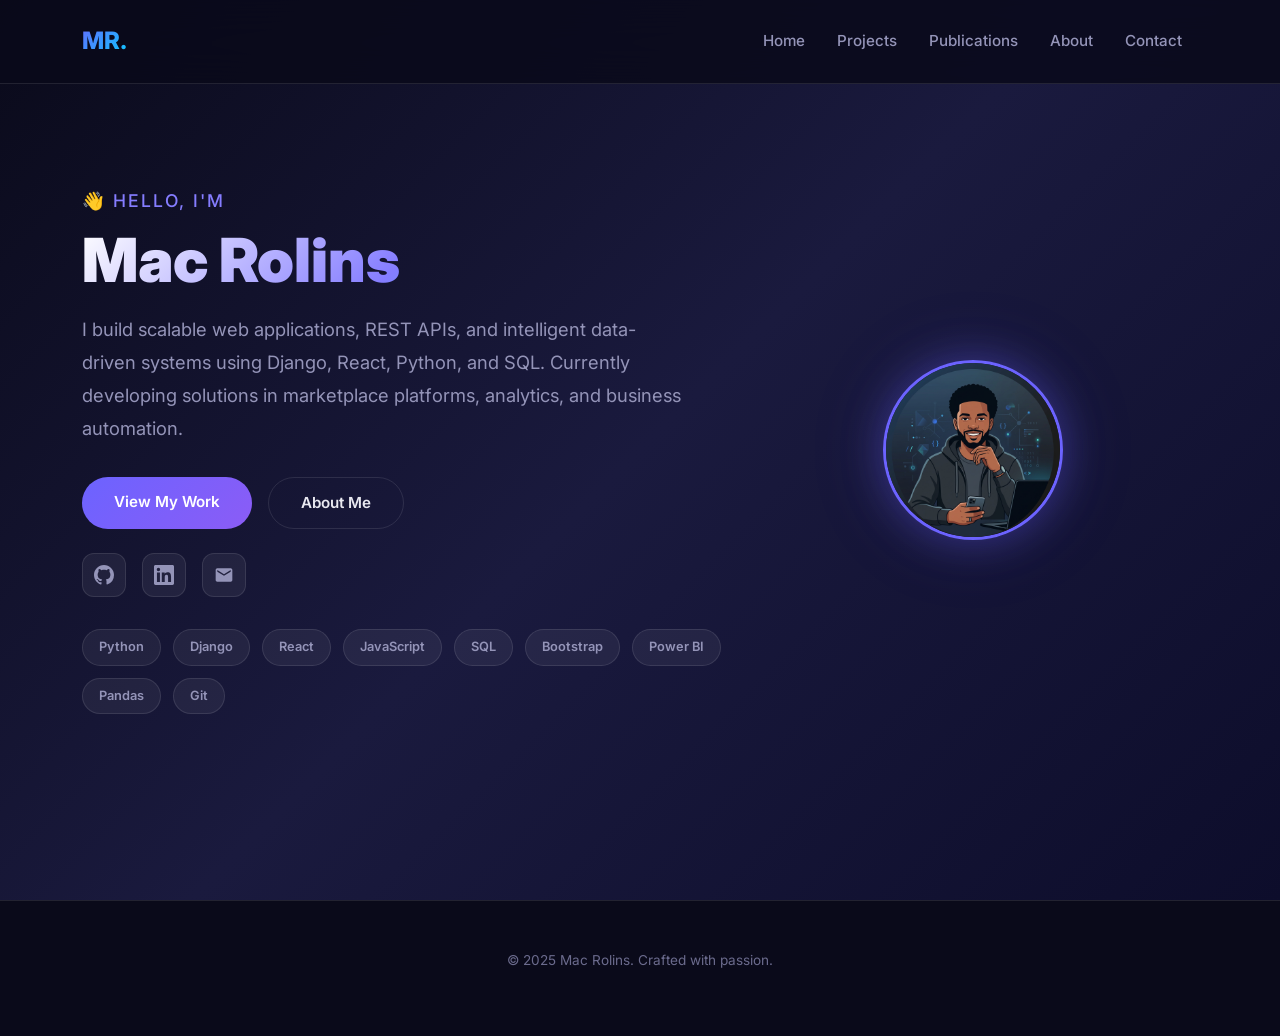
<file: index.html>
<!DOCTYPE html>
<html lang="en">

<head>
  <meta charset="UTF-8">
  <meta name="viewport" content="width=device-width, initial-scale=1">
  <meta name="description"
    content="Mac Rolins — Full-stack developer & data enthusiast building scalable web applications, REST APIs, and data-driven systems.">
  <title>Mac Rolins | Portfolio</title>
  <link href="https://cdn.jsdelivr.net/npm/bootstrap@5.3.0/dist/css/bootstrap.min.css" rel="stylesheet">
  <link rel="stylesheet" href="style.css">
</head>

<body>
  <div class="bg-grid"></div>

  <div id="navbar"></div>
  <script>
    fetch("assets/navbar.html").then(r => r.text()).then(d => document.getElementById("navbar").innerHTML = d);
  </script>

  <!-- HERO -->
  <section class="hero-section">
    <div class="container">
      <div class="row align-items-center">
        <div class="col-lg-7 text-center text-lg-start">
          <p class="hero-greeting fade-up">👋 Hello, I'm</p>
          <h1 class="hero-name fade-up fade-up-delay-1">Mac Rolins</h1>
          <p class="hero-tagline fade-up fade-up-delay-2">
            I build scalable web applications, REST APIs, and intelligent data-driven systems using Django, React,
            Python, and SQL. Currently developing solutions in marketplace platforms, analytics, and business
            automation.
          </p>
          <div class="hero-btns fade-up fade-up-delay-3">
            <a href="projects.html" class="btn-glow"><span>View My Work</span></a>
            <a href="about.html" class="btn-outline-glow">About Me</a>
          </div>
          <!-- Social Icons -->
          <div class="social-icons fade-up fade-up-delay-4">
            <a href="https://github.com/mcrolins" target="_blank" class="social-icon" title="GitHub">
              <svg viewBox="0 0 24 24">
                <path
                  d="M12 0C5.37 0 0 5.37 0 12c0 5.31 3.435 9.795 8.205 11.385.6.105.825-.255.825-.57 0-.285-.015-1.23-.015-2.235-3.015.555-3.795-.735-4.035-1.41-.135-.345-.72-1.41-1.23-1.695-.42-.225-1.02-.78-.015-.795.945-.015 1.62.87 1.845 1.23 1.08 1.815 2.805 1.305 3.495.99.105-.78.42-1.305.765-1.605-2.67-.3-5.46-1.335-5.46-5.925 0-1.305.465-2.385 1.23-3.225-.12-.3-.54-1.53.12-3.18 0 0 1.005-.315 3.3 1.23.96-.27 1.98-.405 3-.405s2.04.135 3 .405c2.295-1.56 3.3-1.23 3.3-1.23.66 1.65.24 2.88.12 3.18.765.84 1.23 1.905 1.23 3.225 0 4.605-2.805 5.625-5.475 5.925.435.375.81 1.095.81 2.22 0 1.605-.015 2.895-.015 3.3 0 .315.225.69.825.57A12.02 12.02 0 0024 12c0-6.63-5.37-12-12-12z" />
              </svg>
            </a>
            <a href="https://www.linkedin.com/in/mac-rolins-205871368/" target="_blank" class="social-icon"
              title="LinkedIn">
              <svg viewBox="0 0 24 24">
                <path
                  d="M20.447 20.452h-3.554v-5.569c0-1.328-.027-3.037-1.852-3.037-1.853 0-2.136 1.445-2.136 2.939v5.667H9.351V9h3.414v1.561h.046c.477-.9 1.637-1.85 3.37-1.85 3.601 0 4.267 2.37 4.267 5.455v6.286zM5.337 7.433a2.062 2.062 0 01-2.063-2.065 2.064 2.064 0 112.063 2.065zm1.782 13.019H3.555V9h3.564v11.452zM22.225 0H1.771C.792 0 0 .774 0 1.729v20.542C0 23.227.792 24 1.771 24h20.451C23.2 24 24 23.227 24 22.271V1.729C24 .774 23.2 0 22.222 0h.003z" />
              </svg>
            </a>
            <a href="mailto:rolinsmac21@gmail.com" class="social-icon" title="Email">
              <svg viewBox="0 0 24 24">
                <path
                  d="M20 4H4c-1.1 0-2 .9-2 2v12c0 1.1.9 2 2 2h16c1.1 0 2-.9 2-2V6c0-1.1-.9-2-2-2zm0 4l-8 5-8-5V6l8 5 8-5v2z" />
              </svg>
            </a>
          </div>
          <!-- Tech Badges -->
          <div class="tech-badges fade-up fade-up-delay-4">
            <span class="tech-badge">Python</span>
            <span class="tech-badge">Django</span>
            <span class="tech-badge">React</span>
            <span class="tech-badge">JavaScript</span>
            <span class="tech-badge">SQL</span>
            <span class="tech-badge">Bootstrap</span>
            <span class="tech-badge">Power BI</span>
            <span class="tech-badge">Pandas</span>
            <span class="tech-badge">Git</span>
          </div>
        </div>
        <div class="col-lg-5 text-center mt-5 mt-lg-0 fade-up fade-up-delay-2">
          <img src="assets/img/avatar.png" alt="Mac Rolins Avatar" class="hero-avatar" id="hero-avatar">
        </div>
      </div>
    </div>
  </section>

  <!-- FOOTER -->
  <footer class="footer">
    <div class="container">
      <p>&copy; 2025 Mac Rolins. Crafted with passion.</p>
    </div>
  </footer>

  <script src="https://cdn.jsdelivr.net/npm/bootstrap@5.3.3/dist/js/bootstrap.bundle.min.js"></script>
  <script src="assets/js/main.js"></script>
</body>

</html>
</file>
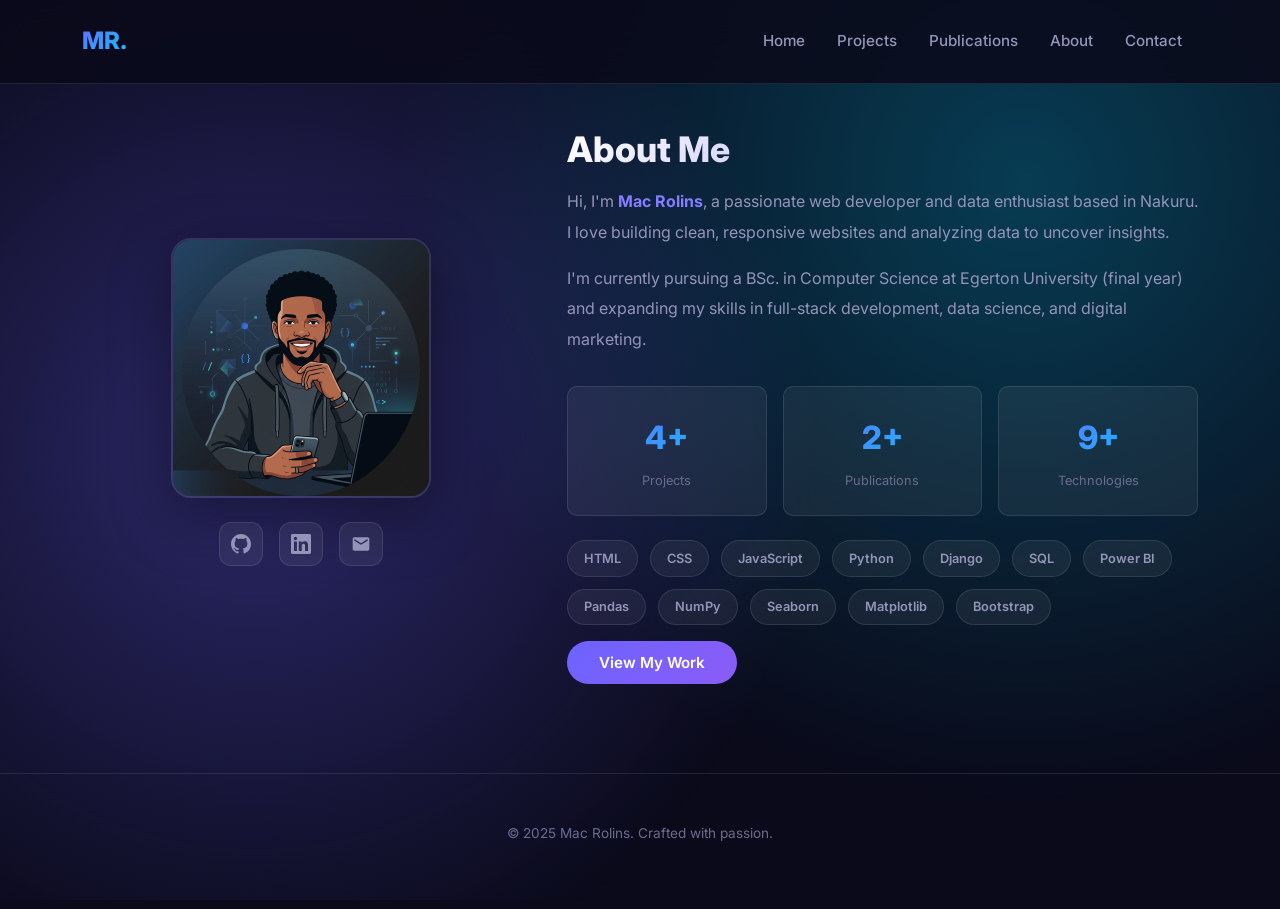
<file: about.html>
<!DOCTYPE html>
<html lang="en">
<head>
  <meta charset="UTF-8">
  <meta name="viewport" content="width=device-width, initial-scale=1">
  <meta name="description" content="About Mac Rolins — web developer, data enthusiast, and CS student at Egerton University.">
  <title>Mac Rolins | About</title>
  <link href="https://cdn.jsdelivr.net/npm/bootstrap@5.3.0/dist/css/bootstrap.min.css" rel="stylesheet">
  <link rel="stylesheet" href="style.css">
</head>
<body>
  <div class="bg-grid"></div>

  <div id="navbar"></div>
  <script>
    fetch("assets/navbar.html").then(r=>r.text()).then(d=>document.getElementById("navbar").innerHTML=d);
  </script>

  <section class="section" style="padding-top:8rem;">
    <div class="container">
      <div class="row align-items-center g-5">
        <div class="col-lg-5 text-center fade-up">
          <img src="assets/img/avatar.png" alt="Mac Rolins" class="about-avatar">
          <div class="social-icons justify-content-center mt-4">
            <a href="https://github.com/mcrolins" target="_blank" class="social-icon" title="GitHub">
              <svg viewBox="0 0 24 24"><path d="M12 0C5.37 0 0 5.37 0 12c0 5.31 3.435 9.795 8.205 11.385.6.105.825-.255.825-.57 0-.285-.015-1.23-.015-2.235-3.015.555-3.795-.735-4.035-1.41-.135-.345-.72-1.41-1.23-1.695-.42-.225-1.02-.78-.015-.795.945-.015 1.62.87 1.845 1.23 1.08 1.815 2.805 1.305 3.495.99.105-.78.42-1.305.765-1.605-2.67-.3-5.46-1.335-5.46-5.925 0-1.305.465-2.385 1.23-3.225-.12-.3-.54-1.53.12-3.18 0 0 1.005-.315 3.3 1.23.96-.27 1.98-.405 3-.405s2.04.135 3 .405c2.295-1.56 3.3-1.23 3.3-1.23.66 1.65.24 2.88.12 3.18.765.84 1.23 1.905 1.23 3.225 0 4.605-2.805 5.625-5.475 5.925.435.375.81 1.095.81 2.22 0 1.605-.015 2.895-.015 3.3 0 .315.225.69.825.57A12.02 12.02 0 0024 12c0-6.63-5.37-12-12-12z"/></svg>
            </a>
            <a href="https://linkedin.com/in/macrolins" target="_blank" class="social-icon" title="LinkedIn">
              <svg viewBox="0 0 24 24"><path d="M20.447 20.452h-3.554v-5.569c0-1.328-.027-3.037-1.852-3.037-1.853 0-2.136 1.445-2.136 2.939v5.667H9.351V9h3.414v1.561h.046c.477-.9 1.637-1.85 3.37-1.85 3.601 0 4.267 2.37 4.267 5.455v6.286zM5.337 7.433a2.062 2.062 0 01-2.063-2.065 2.064 2.064 0 112.063 2.065zm1.782 13.019H3.555V9h3.564v11.452zM22.225 0H1.771C.792 0 0 .774 0 1.729v20.542C0 23.227.792 24 1.771 24h20.451C23.2 24 24 23.227 24 22.271V1.729C24 .774 23.2 0 22.222 0h.003z"/></svg>
            </a>
            <a href="mailto:rolinsmac21@gmail.com" class="social-icon" title="Email">
              <svg viewBox="0 0 24 24"><path d="M20 4H4c-1.1 0-2 .9-2 2v12c0 1.1.9 2 2 2h16c1.1 0 2-.9 2-2V6c0-1.1-.9-2-2-2zm0 4l-8 5-8-5V6l8 5 8-5v2z"/></svg>
            </a>
          </div>
        </div>

        <div class="col-lg-7 fade-up fade-up-delay-1">
          <h1 class="section-title">About Me</h1>
          <p style="color:var(--text-secondary);margin-top:1rem;line-height:1.9;">
            Hi, I'm <strong style="color:var(--accent-light)">Mac Rolins</strong>, a passionate web developer and data enthusiast based in Nakuru. I love building clean, responsive websites and analyzing data to uncover insights.
          </p>
          <p style="color:var(--text-secondary);line-height:1.9;">
            I'm currently pursuing a BSc. in Computer Science at Egerton University (final year) and expanding my skills in full-stack development, data science, and digital marketing.
          </p>

          <div class="row g-3 mt-3">
            <div class="col-4"><div class="stat-box"><div class="stat-number">4+</div><div class="stat-label">Projects</div></div></div>
            <div class="col-4"><div class="stat-box"><div class="stat-number">2+</div><div class="stat-label">Publications</div></div></div>
            <div class="col-4"><div class="stat-box"><div class="stat-number">9+</div><div class="stat-label">Technologies</div></div></div>
          </div>

          <div class="tech-badges mt-4">
            <span class="tech-badge">HTML</span>
            <span class="tech-badge">CSS</span>
            <span class="tech-badge">JavaScript</span>
            <span class="tech-badge">Python</span>
            <span class="tech-badge">Django</span>
            <span class="tech-badge">SQL</span>
            <span class="tech-badge">Power BI</span>
            <span class="tech-badge">Pandas</span>
            <span class="tech-badge">NumPy</span>
            <span class="tech-badge">Seaborn</span>
            <span class="tech-badge">Matplotlib</span>
            <span class="tech-badge">Bootstrap</span>
          </div>

          <div class="mt-4">
            <a href="projects.html" class="btn-glow"><span>View My Work</span></a>
          </div>
        </div>
      </div>
    </div>
  </section>

  <footer class="footer">
    <div class="container"><p>&copy; 2025 Mac Rolins. Crafted with passion.</p></div>
  </footer>

  <script src="https://cdn.jsdelivr.net/npm/bootstrap@5.3.3/dist/js/bootstrap.bundle.min.js"></script>
  <script src="assets/js/main.js"></script>
</body>
</html>
</file>
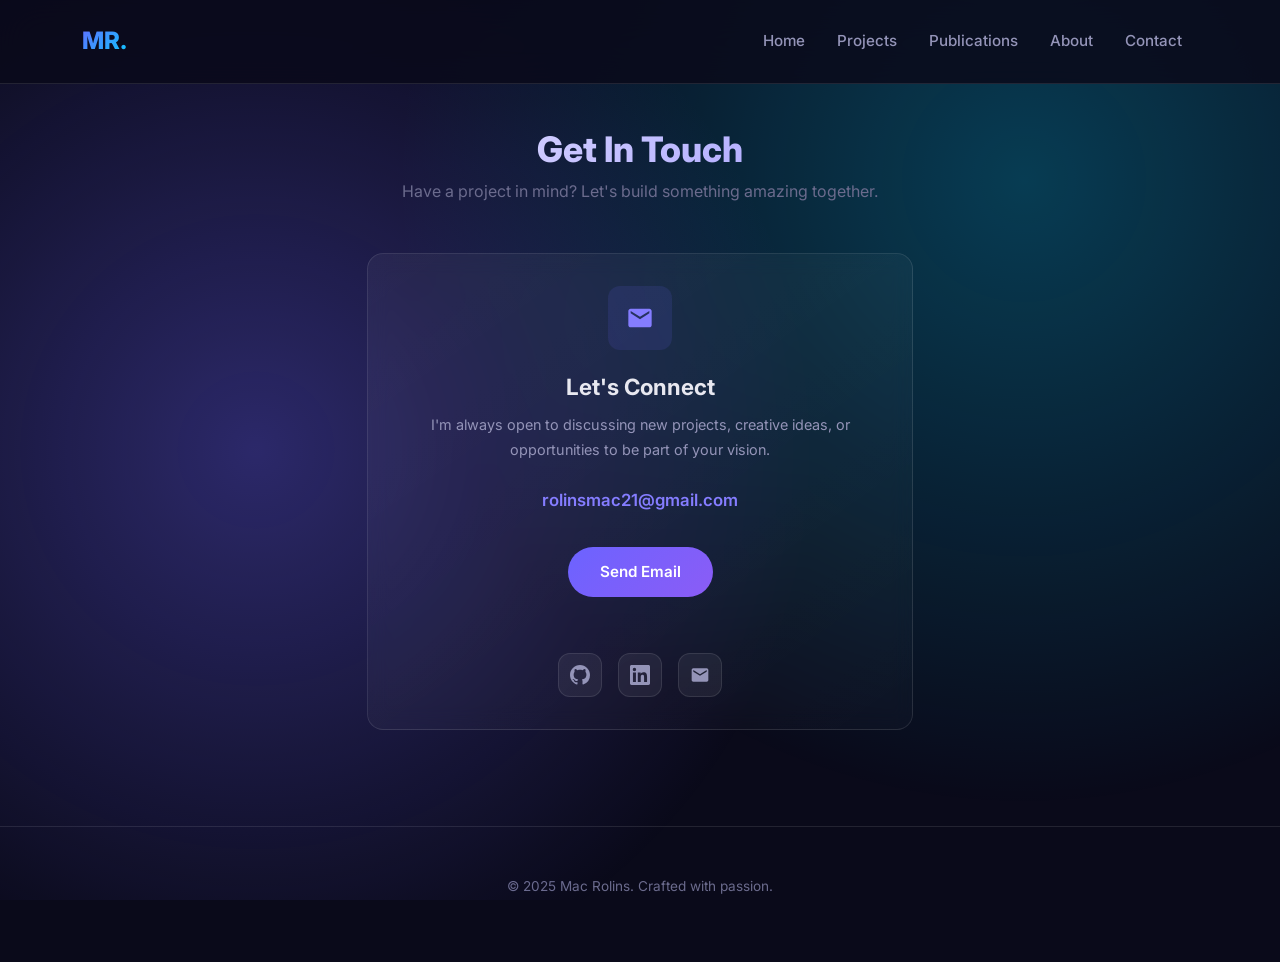
<file: contacts.html>
<!DOCTYPE html>
<html lang="en">
<head>
  <meta charset="UTF-8">
  <meta name="viewport" content="width=device-width, initial-scale=1">
  <meta name="description" content="Get in touch with Mac Rolins — open for collaborations and opportunities.">
  <title>Mac Rolins | Contact</title>
  <link href="https://cdn.jsdelivr.net/npm/bootstrap@5.3.0/dist/css/bootstrap.min.css" rel="stylesheet">
  <link rel="stylesheet" href="style.css">
</head>
<body>
  <div class="bg-grid"></div>

  <div id="navbar"></div>
  <script>
    fetch("assets/navbar.html").then(r=>r.text()).then(d=>document.getElementById("navbar").innerHTML=d);
  </script>

  <section class="section" style="padding-top:8rem;">
    <div class="container">
      <div class="text-center mb-5">
        <h1 class="section-title fade-up">Get In Touch</h1>
        <p class="section-subtitle fade-up fade-up-delay-1">Have a project in mind? Let's build something amazing together.</p>
      </div>

      <div class="row justify-content-center">
        <div class="col-lg-6 fade-up fade-up-delay-2">
          <div class="glass-card text-center">
            <div class="pub-icon mx-auto" style="width:64px;height:64px;font-size:1.6rem;margin-bottom:1.5rem;">
              <svg width="28" height="28" fill="currentColor" viewBox="0 0 24 24"><path d="M20 4H4c-1.1 0-2 .9-2 2v12c0 1.1.9 2 2 2h16c1.1 0 2-.9 2-2V6c0-1.1-.9-2-2-2zm0 4l-8 5-8-5V6l8 5 8-5v2z"/></svg>
            </div>
            <h3 class="card-title" style="font-size:1.4rem;">Let's Connect</h3>
            <p class="card-desc">
              I'm always open to discussing new projects, creative ideas, or opportunities to be part of your vision.
            </p>
            <p style="color:var(--accent-light);font-weight:600;font-size:1.05rem;margin-bottom:2rem;">rolinsmac21@gmail.com</p>

            <a href="mailto:rolinsmac21@gmail.com" class="btn-glow" style="margin-bottom:1.5rem;display:inline-block;"><span>Send Email</span></a>

            <div class="social-icons justify-content-center">
              <a href="https://github.com/mcrolins" target="_blank" class="social-icon" title="GitHub">
                <svg viewBox="0 0 24 24"><path d="M12 0C5.37 0 0 5.37 0 12c0 5.31 3.435 9.795 8.205 11.385.6.105.825-.255.825-.57 0-.285-.015-1.23-.015-2.235-3.015.555-3.795-.735-4.035-1.41-.135-.345-.72-1.41-1.23-1.695-.42-.225-1.02-.78-.015-.795.945-.015 1.62.87 1.845 1.23 1.08 1.815 2.805 1.305 3.495.99.105-.78.42-1.305.765-1.605-2.67-.3-5.46-1.335-5.46-5.925 0-1.305.465-2.385 1.23-3.225-.12-.3-.54-1.53.12-3.18 0 0 1.005-.315 3.3 1.23.96-.27 1.98-.405 3-.405s2.04.135 3 .405c2.295-1.56 3.3-1.23 3.3-1.23.66 1.65.24 2.88.12 3.18.765.84 1.23 1.905 1.23 3.225 0 4.605-2.805 5.625-5.475 5.925.435.375.81 1.095.81 2.22 0 1.605-.015 2.895-.015 3.3 0 .315.225.69.825.57A12.02 12.02 0 0024 12c0-6.63-5.37-12-12-12z"/></svg>
              </a>
              <a href="https://linkedin.com/in/macrolins" target="_blank" class="social-icon" title="LinkedIn">
                <svg viewBox="0 0 24 24"><path d="M20.447 20.452h-3.554v-5.569c0-1.328-.027-3.037-1.852-3.037-1.853 0-2.136 1.445-2.136 2.939v5.667H9.351V9h3.414v1.561h.046c.477-.9 1.637-1.85 3.37-1.85 3.601 0 4.267 2.37 4.267 5.455v6.286zM5.337 7.433a2.062 2.062 0 01-2.063-2.065 2.064 2.064 0 112.063 2.065zm1.782 13.019H3.555V9h3.564v11.452zM22.225 0H1.771C.792 0 0 .774 0 1.729v20.542C0 23.227.792 24 1.771 24h20.451C23.2 24 24 23.227 24 22.271V1.729C24 .774 23.2 0 22.222 0h.003z"/></svg>
              </a>
              <a href="mailto:rolinsmac21@gmail.com" class="social-icon" title="Email">
                <svg viewBox="0 0 24 24"><path d="M20 4H4c-1.1 0-2 .9-2 2v12c0 1.1.9 2 2 2h16c1.1 0 2-.9 2-2V6c0-1.1-.9-2-2-2zm0 4l-8 5-8-5V6l8 5 8-5v2z"/></svg>
              </a>
            </div>
          </div>
        </div>
      </div>
    </div>
  </section>

  <footer class="footer">
    <div class="container"><p>&copy; 2025 Mac Rolins. Crafted with passion.</p></div>
  </footer>

  <script src="https://cdn.jsdelivr.net/npm/bootstrap@5.3.3/dist/js/bootstrap.bundle.min.js"></script>
  <script src="assets/js/main.js"></script>
</body>
</html>
</file>
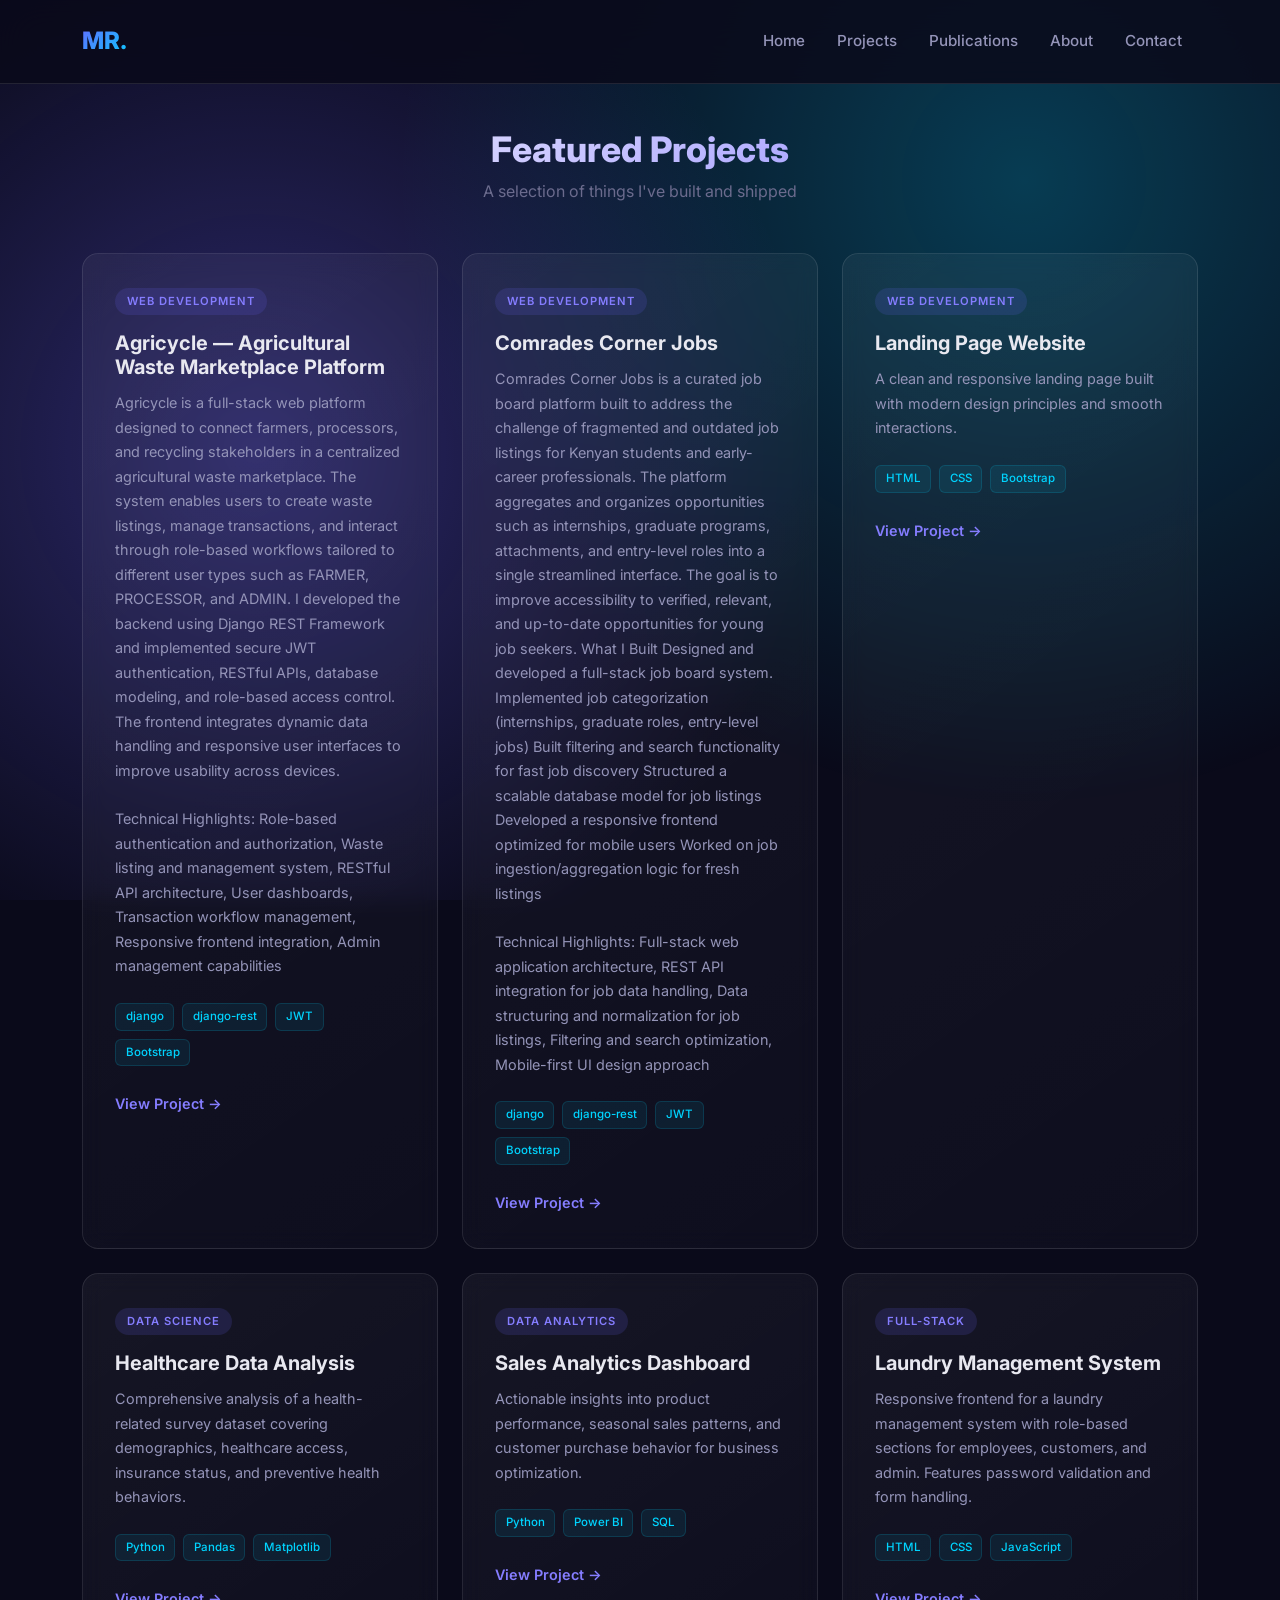
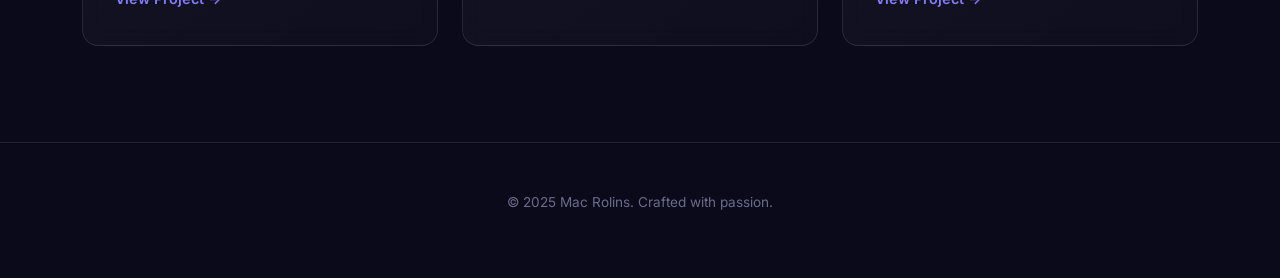
<file: projects.html>
<!DOCTYPE html>
<html lang="en">

<head>
    <meta charset="UTF-8">
    <meta name="viewport" content="width=device-width, initial-scale=1">
    <meta name="description"
        content="Featured projects by Mac Rolins — web apps, data dashboards, and full-stack solutions.">
    <title>Mac Rolins | Projects</title>
    <link href="https://cdn.jsdelivr.net/npm/bootstrap@5.3.0/dist/css/bootstrap.min.css" rel="stylesheet">
    <link rel="stylesheet" href="style.css">
</head>

<body>
    <div class="bg-grid"></div>

    <div id="navbar"></div>
    <script>
        fetch("assets/navbar.html").then(r => r.text()).then(d => document.getElementById("navbar").innerHTML = d);
    </script>

    <section class="section" style="padding-top:8rem;">
        <div class="container">
            <div class="text-center mb-5">
                <h1 class="section-title fade-up">Featured Projects</h1>
                <p class="section-subtitle fade-up fade-up-delay-1">A selection of things I've built and shipped</p>
            </div>

            <div class="row g-4">
                <!--project 5-->
                <div class="col-md-6 col-lg-4 fade-up fade-up-delay-5">
                    <div class="glass-card h-100">
                        <span class="card-tag">Web Development</span>
                        <h3 class="card-title">Agricycle — Agricultural Waste Marketplace Platform</h3>
                        <p class="card-desc">Agricycle is a full-stack web platform designed to connect farmers,
                            processors, and recycling stakeholders in a centralized agricultural waste marketplace.

                            The system enables users to create waste listings, manage transactions, and interact through
                            role-based workflows tailored to different user types such as FARMER, PROCESSOR, and ADMIN.

                            I developed the backend using Django REST Framework and implemented secure JWT
                            authentication, RESTful APIs, database modeling, and role-based access control. The frontend
                            integrates dynamic data handling and responsive user interfaces to improve usability across
                            devices.</p>
                        <p class="card-desc">Technical Highlights:
                            Role-based authentication and authorization,
                            Waste listing and management system,
                            RESTful API architecture,
                            User dashboards,
                            Transaction workflow management,
                            Responsive frontend integration,
                            Admin management capabilities</p>
                        <div class="card-techs">
                            <span class="card-tech">django</span>
                            <span class="card-tech">django-rest</span>
                            <span class="card-tech">JWT</span>
                            <span class="card-tech">Bootstrap</span>
                        </div>
                        <a href="https://mcrolins.github.io/landing-page/" target="_blank" class="card-link">View
                            Project →</a>
                    </div>
                </div>

                <!--project 6 -->
                <div class="col-md-6 col-lg-4 fade-up fade-up-delay-6">
                    <div class="glass-card h-100">
                        <span class="card-tag">Web Development</span>
                        <h3 class="card-title">Comrades Corner Jobs</h3>
                        <p class="card-desc">Comrades Corner Jobs is a curated job board platform built to address the
                            challenge of fragmented and outdated job listings for Kenyan students and early-career
                            professionals.

                            The platform aggregates and organizes opportunities such as internships, graduate programs,
                            attachments, and entry-level roles into a single streamlined interface. The goal is to
                            improve accessibility to verified, relevant, and up-to-date opportunities for young job
                            seekers.

                            What I Built
                            Designed and developed a full-stack job board system.
                            Implemented job categorization (internships, graduate roles, entry-level jobs)
                            Built filtering and search functionality for fast job discovery
                            Structured a scalable database model for job listings
                            Developed a responsive frontend optimized for mobile users
                            Worked on job ingestion/aggregation logic for fresh listings</p>
                        <p class="card-desc">Technical Highlights:
                            Full-stack web application architecture,
                            REST API integration for job data handling,
                            Data structuring and normalization for job listings,
                            Filtering and search optimization,
                            Mobile-first UI design approach
                        </p>

                        <div class="card-techs">
                            <span class="card-tech">django</span>
                            <span class="card-tech">django-rest</span>
                            <span class="card-tech">JWT</span>
                            <span class="card-tech">Bootstrap</span>
                        </div>
                        <a href="https://comrades-corner.com/jobs" target="_blank" class="card-link">View
                            Project →</a>
                    </div>
                </div>
                <!-- Project 1 -->
                <div class="col-md-6 col-lg-4 fade-up fade-up-delay-1">
                    <div class="glass-card h-100">
                        <span class="card-tag">Web Development</span>
                        <h3 class="card-title">Landing Page Website</h3>
                        <p class="card-desc">A clean and responsive landing page built with modern design principles and
                            smooth interactions.</p>
                        <div class="card-techs">
                            <span class="card-tech">HTML</span>
                            <span class="card-tech">CSS</span>
                            <span class="card-tech">Bootstrap</span>
                        </div>
                        <a href="https://mcrolins.github.io/landing-page/" target="_blank" class="card-link">View
                            Project →</a>
                    </div>
                </div>

                <!-- Project 2 -->
                <div class="col-md-6 col-lg-4 fade-up fade-up-delay-2">
                    <div class="glass-card h-100">
                        <span class="card-tag">Data Science</span>
                        <h3 class="card-title">Healthcare Data Analysis</h3>
                        <p class="card-desc">Comprehensive analysis of a health-related survey dataset covering
                            demographics, healthcare access, insurance status, and preventive health behaviors.</p>
                        <div class="card-techs">
                            <span class="card-tech">Python</span>
                            <span class="card-tech">Pandas</span>
                            <span class="card-tech">Matplotlib</span>
                        </div>
                        <a href="https://github.com/mcrolins/Health-care-data-analysis" target="_blank"
                            class="card-link">View Project →</a>
                    </div>
                </div>

                <!-- Project 3 -->
                <div class="col-md-6 col-lg-4 fade-up fade-up-delay-3">
                    <div class="glass-card h-100">
                        <span class="card-tag">Data Analytics</span>
                        <h3 class="card-title">Sales Analytics Dashboard</h3>
                        <p class="card-desc">Actionable insights into product performance, seasonal sales patterns, and
                            customer purchase behavior for business optimization.</p>
                        <div class="card-techs">
                            <span class="card-tech">Python</span>
                            <span class="card-tech">Power BI</span>
                            <span class="card-tech">SQL</span>
                        </div>
                        <a href="https://mcrolins.github.io/presentation/" target="_blank" class="card-link">View
                            Project →</a>
                    </div>
                </div>

                <!-- Project 4 -->
                <div class="col-md-6 col-lg-4 fade-up fade-up-delay-4">
                    <div class="glass-card h-100">
                        <span class="card-tag">Full-Stack</span>
                        <h3 class="card-title">Laundry Management System</h3>
                        <p class="card-desc">Responsive frontend for a laundry management system with role-based
                            sections for employees, customers, and admin. Features password validation and form
                            handling.</p>
                        <div class="card-techs">
                            <span class="card-tech">HTML</span>
                            <span class="card-tech">CSS</span>
                            <span class="card-tech">JavaScript</span>
                        </div>
                        <a href="https://mcrolins.github.io/egerton_laundry/" target="_blank" class="card-link">View
                            Project →</a>
                    </div>
                </div>
            </div>
        </div>
    </section>

    <footer class="footer">
        <div class="container">
            <p>&copy; 2025 Mac Rolins. Crafted with passion.</p>
        </div>
    </footer>

    <script src="https://cdn.jsdelivr.net/npm/bootstrap@5.3.3/dist/js/bootstrap.bundle.min.js"></script>
    <script src="assets/js/main.js"></script>
</body>

</html>
</file>
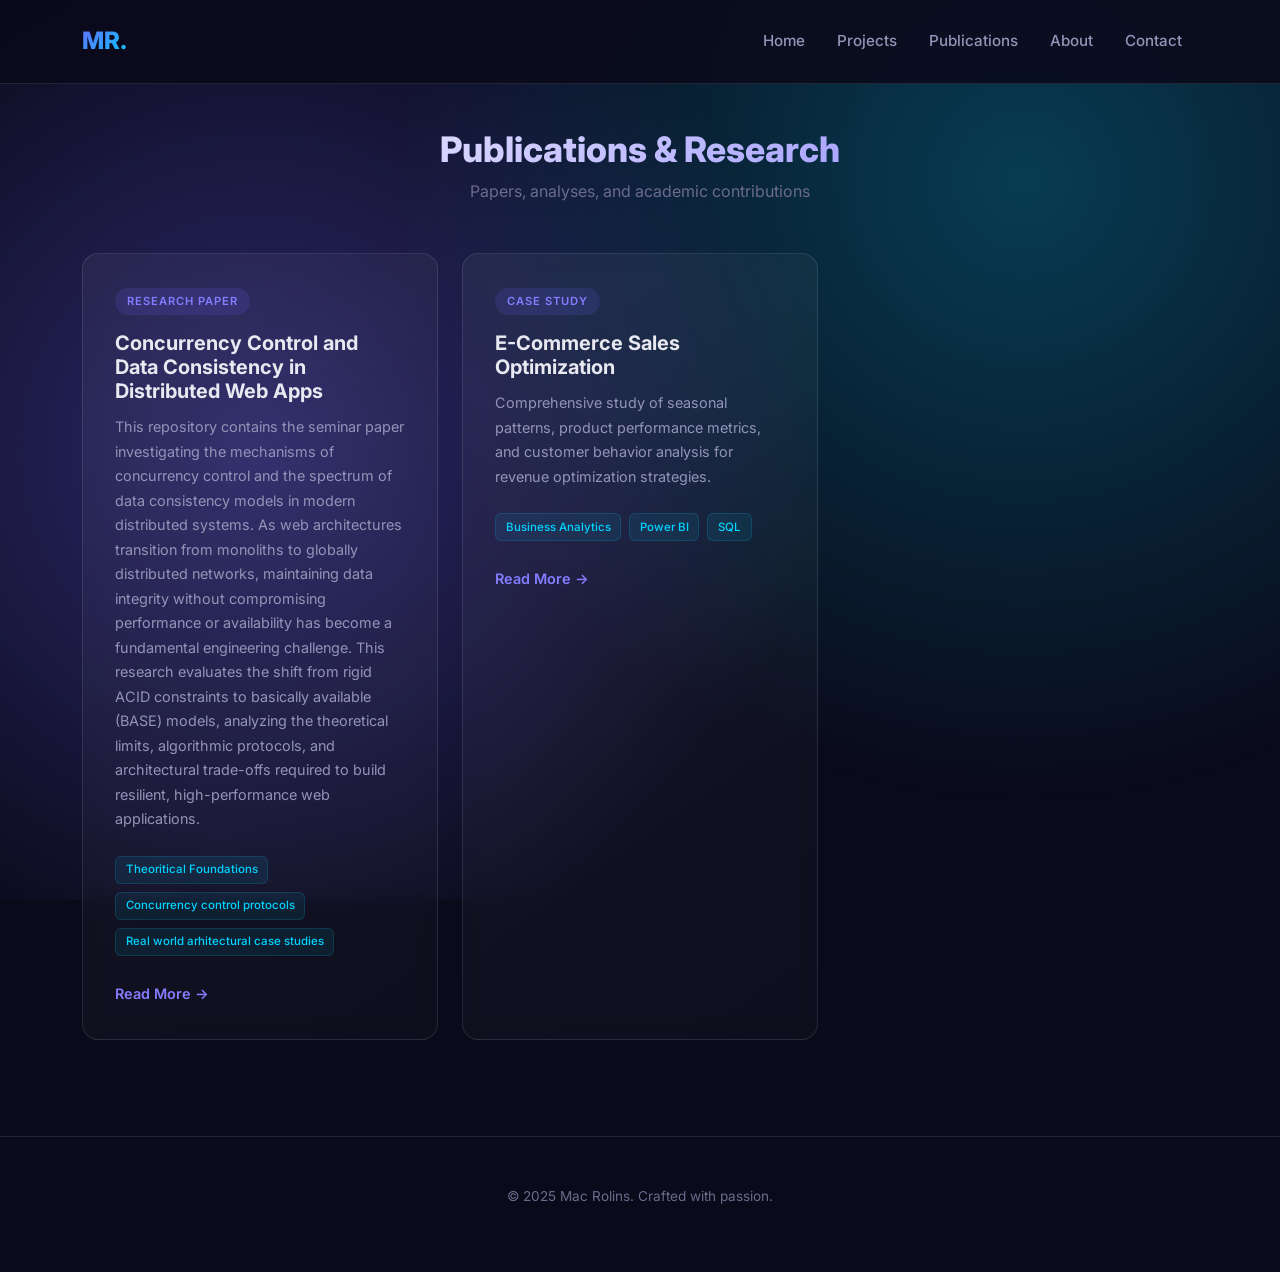
<file: research.html>
<!DOCTYPE html>
<html lang="en">

<head>
  <meta charset="UTF-8">
  <meta name="viewport" content="width=device-width, initial-scale=1">
  <meta name="description" content="Research publications and academic work by Mac Rolins.">
  <title>Mac Rolins | Publications</title>
  <link href="https://cdn.jsdelivr.net/npm/bootstrap@5.3.0/dist/css/bootstrap.min.css" rel="stylesheet">
  <link rel="stylesheet" href="style.css">
</head>

<body>
  <div class="bg-grid"></div>

  <div id="navbar"></div>
  <script>
    fetch("assets/navbar.html").then(r => r.text()).then(d => document.getElementById("navbar").innerHTML = d);
  </script>

  <section class="section" style="padding-top:8rem;">
    <div class="container">
      <div class="text-center mb-5">
        <h1 class="section-title fade-up">Publications & Research</h1>
        <p class="section-subtitle fade-up fade-up-delay-1">Papers, analyses, and academic contributions</p>
      </div>

      <div class="row g-4">

        <!-- Publication 1 -->
        <div class="col-md-6 col-lg-4 fade-up fade-up-delay-1">
          <div class="glass-card pub-card h-100">
            <span class="card-tag">Research Paper</span>
            <h3 class="card-title">Concurrency Control and Data Consistency in Distributed Web Apps</h3>
            <p class="card-desc">This repository contains the seminar paper investigating the mechanisms of concurrency
              control and the spectrum of data consistency models in modern distributed systems. As web architectures
              transition from monoliths to globally distributed networks, maintaining data integrity without
              compromising performance or availability has become a fundamental engineering challenge.
              This research evaluates the shift from rigid ACID constraints to basically available (BASE) models,
              analyzing the theoretical limits, algorithmic protocols, and architectural trade-offs required to build
              resilient, high-performance web applications.
            </p>
            <div class="card-techs">
              <span class="card-tech">Theoritical Foundations</span>
              <span class="card-tech">Concurrency control protocols</span>
              <span class="card-tech">Real world arhitectural case studies</span>
            </div>
            <a href="https://github.com/mcrolins/Concurrency-Control-and-Data-Consistency-in-Distributed-Web-Apps"
              target="_blank" class="card-link">Read More →</a>
          </div>
        </div>

        <!-- Publication 2 -->
        <div class="col-md-6 col-lg-4 fade-up fade-up-delay-2">
          <div class="glass-card pub-card h-100">
            <span class="card-tag">Case Study</span>
            <h3 class="card-title">E-Commerce Sales Optimization</h3>
            <p class="card-desc">Comprehensive study of seasonal patterns, product performance metrics, and customer
              behavior analysis for revenue optimization strategies.</p>
            <div class="card-techs">
              <span class="card-tech">Business Analytics</span>
              <span class="card-tech">Power BI</span>
              <span class="card-tech">SQL</span>
            </div>
            <a href="https://mcrolins.github.io/presentation/" target="_blank" class="card-link">Read More →</a>
          </div>
        </div>

      </div>
    </div>
  </section>

  <footer class="footer">
    <div class="container">
      <p>&copy; 2025 Mac Rolins. Crafted with passion.</p>
    </div>
  </footer>

  <script src="https://cdn.jsdelivr.net/npm/bootstrap@5.3.3/dist/js/bootstrap.bundle.min.js"></script>
  <script src="assets/js/main.js"></script>
</body>

</html>
</file>
<file: style.css>
/* ===== FONTS ===== */
@import url('https://fonts.googleapis.com/css2?family=Inter:wght@300;400;500;600;700;800;900&display=swap');

/* ===== CSS VARIABLES ===== */
:root {
  --bg-primary: #0a0a1a;
  --bg-secondary: #111128;
  --bg-card: rgba(255,255,255,0.04);
  --bg-card-hover: rgba(255,255,255,0.08);
  --glass: rgba(255,255,255,0.06);
  --glass-border: rgba(255,255,255,0.1);
  --accent: #6c63ff;
  --accent-light: #857dff;
  --accent-glow: rgba(108,99,255,0.35);
  --cyan: #00d4ff;
  --cyan-glow: rgba(0,212,255,0.25);
  --text-primary: #e8e8f0;
  --text-secondary: #9494b8;
  --text-muted: #6b6b8d;
  --gradient-hero: linear-gradient(135deg, #0a0a1a 0%, #1a1a3e 50%, #0d0d2b 100%);
  --gradient-card: linear-gradient(145deg, rgba(255,255,255,0.05) 0%, rgba(255,255,255,0.02) 100%);
  --radius: 16px;
  --radius-sm: 10px;
  --transition: 0.3s cubic-bezier(0.4, 0, 0.2, 1);
}

/* ===== RESET ===== */
*, *::before, *::after { box-sizing: border-box; margin: 0; padding: 0; }

html { scroll-behavior: smooth; }

body {
  font-family: 'Inter', -apple-system, BlinkMacSystemFont, sans-serif;
  background: var(--bg-primary);
  color: var(--text-primary);
  line-height: 1.7;
  overflow-x: hidden;
}

a { color: var(--accent-light); text-decoration: none; transition: var(--transition); }
a:hover { color: var(--cyan); }

/* ===== ANIMATED BACKGROUND ===== */
.bg-grid {
  position: fixed; inset: 0; z-index: 0; pointer-events: none;
  background-image:
    radial-gradient(circle at 20% 50%, var(--accent-glow) 0%, transparent 50%),
    radial-gradient(circle at 80% 20%, var(--cyan-glow) 0%, transparent 50%);
  animation: bgPulse 8s ease-in-out infinite alternate;
}
@keyframes bgPulse {
  0% { opacity: .5; }
  100% { opacity: .8; }
}

/* ===== NAVBAR ===== */
.navbar-dark-custom {
  background: rgba(10,10,26,0.85) !important;
  backdrop-filter: blur(20px);
  -webkit-backdrop-filter: blur(20px);
  border-bottom: 1px solid var(--glass-border);
  padding: 1rem 0;
  transition: var(--transition);
  z-index: 1000;
}
.navbar-dark-custom .navbar-brand {
  font-weight: 800; font-size: 1.5rem;
  background: linear-gradient(135deg, var(--accent), var(--cyan));
  -webkit-background-clip: text; -webkit-text-fill-color: transparent;
  background-clip: text;
}
.navbar-dark-custom .nav-link {
  color: var(--text-secondary) !important; font-weight: 500; font-size: .95rem;
  position: relative; padding: .5rem 1rem !important; transition: var(--transition);
}
.navbar-dark-custom .nav-link::after {
  content: ''; position: absolute; bottom: 0; left: 50%; width: 0; height: 2px;
  background: var(--accent); transition: var(--transition); transform: translateX(-50%);
}
.navbar-dark-custom .nav-link:hover { color: var(--text-primary) !important; }
.navbar-dark-custom .nav-link:hover::after { width: 60%; }
.navbar-dark-custom .nav-link.active { color: var(--accent-light) !important; }
.navbar-dark-custom .nav-link.active::after { width: 60%; }
.navbar-dark-custom .navbar-toggler {
  border-color: var(--glass-border); color: var(--text-primary);
}
.navbar-dark-custom .navbar-toggler-icon {
  background-image: url("data:image/svg+xml,%3csvg xmlns='http://www.w3.org/2000/svg' viewBox='0 0 30 30'%3e%3cpath stroke='rgba(232,232,240,0.8)' stroke-linecap='round' stroke-miterlimit='10' stroke-width='2' d='M4 7h22M4 15h22M4 23h22'/%3e%3c/svg%3e");
}

/* ===== HERO ===== */
.hero-section {
  min-height: 100vh; display: flex; align-items: center;
  background: var(--gradient-hero); position: relative;
}
.hero-avatar {
  width: 180px; height: 180px; border-radius: 50%;
  border: 3px solid var(--accent);
  box-shadow: 0 0 40px var(--accent-glow), 0 0 80px rgba(108,99,255,0.15);
  animation: avatarFloat 4s ease-in-out infinite;
  object-fit: cover;
}
@keyframes avatarFloat {
  0%, 100% { transform: translateY(0); }
  50% { transform: translateY(-12px); }
}
.hero-greeting {
  font-size: 1.1rem; font-weight: 500; color: var(--accent-light);
  letter-spacing: 2px; text-transform: uppercase; margin-bottom: .5rem;
}
.hero-name {
  font-size: clamp(2.2rem, 5vw, 3.8rem); font-weight: 900;
  background: linear-gradient(135deg, #fff 0%, var(--accent-light) 50%, var(--cyan) 100%);
  -webkit-background-clip: text; -webkit-text-fill-color: transparent; background-clip: text;
  line-height: 1.2; margin-bottom: 1rem;
}
.hero-tagline {
  font-size: 1.15rem; color: var(--text-secondary); max-width: 600px;
  line-height: 1.8; margin-bottom: 2rem;
}
.hero-btns { display: flex; gap: 1rem; flex-wrap: wrap; }

/* ===== BUTTONS ===== */
.btn-glow {
  padding: .75rem 2rem; border-radius: 50px; font-weight: 600; font-size: .95rem;
  border: none; cursor: pointer; transition: var(--transition); position: relative;
  background: linear-gradient(135deg, var(--accent), #8b5cf6);
  color: #fff; overflow: hidden;
}
.btn-glow::before {
  content: ''; position: absolute; inset: 0; border-radius: 50px;
  background: linear-gradient(135deg, var(--accent), var(--cyan));
  opacity: 0; transition: var(--transition);
}
.btn-glow:hover { transform: translateY(-2px); box-shadow: 0 8px 30px var(--accent-glow); color: #fff; }
.btn-glow:hover::before { opacity: 1; }
.btn-glow span { position: relative; z-index: 1; }

.btn-outline-glow {
  padding: .75rem 2rem; border-radius: 50px; font-weight: 600; font-size: .95rem;
  border: 1px solid var(--glass-border); background: transparent;
  color: var(--text-primary); cursor: pointer; transition: var(--transition);
}
.btn-outline-glow:hover {
  border-color: var(--accent); color: var(--accent-light);
  background: rgba(108,99,255,0.08); transform: translateY(-2px);
}

/* ===== SOCIAL ICONS ===== */
.social-icons { display: flex; gap: 1rem; margin-top: 1.5rem; }
.social-icon {
  width: 44px; height: 44px; border-radius: 12px;
  display: flex; align-items: center; justify-content: center;
  background: var(--glass); border: 1px solid var(--glass-border);
  color: var(--text-secondary); font-size: 1.2rem;
  transition: var(--transition);
}
.social-icon:hover {
  background: var(--accent); color: #fff; border-color: var(--accent);
  transform: translateY(-3px); box-shadow: 0 8px 25px var(--accent-glow);
}
.social-icon svg { width: 20px; height: 20px; fill: currentColor; }

/* ===== TECH BADGES ===== */
.tech-badges { display: flex; flex-wrap: wrap; gap: .75rem; margin-top: 2rem; }
.tech-badge {
  padding: .4rem 1rem; border-radius: 50px; font-size: .8rem; font-weight: 600;
  background: var(--glass); border: 1px solid var(--glass-border);
  color: var(--text-secondary); animation: badgeFloat 3s ease-in-out infinite;
  transition: var(--transition);
}
.tech-badge:hover {
  border-color: var(--accent); color: var(--accent-light);
  background: rgba(108,99,255,0.1); transform: scale(1.05);
}
.tech-badge:nth-child(even) { animation-delay: 1.5s; }
.tech-badge:nth-child(3n) { animation-delay: 0.8s; }
@keyframes badgeFloat {
  0%, 100% { transform: translateY(0); }
  50% { transform: translateY(-5px); }
}

/* ===== SECTION ===== */
.section { padding: 6rem 0; position: relative; z-index: 1; }
.section-title {
  font-size: 2.2rem; font-weight: 800; margin-bottom: .5rem;
  background: linear-gradient(135deg, #fff, var(--accent-light));
  -webkit-background-clip: text; -webkit-text-fill-color: transparent; background-clip: text;
}
.section-subtitle { color: var(--text-muted); font-size: 1rem; margin-bottom: 3rem; }

/* ===== GLASS CARD ===== */
.glass-card {
  background: var(--gradient-card);
  border: 1px solid var(--glass-border);
  border-radius: var(--radius); padding: 2rem;
  backdrop-filter: blur(10px); transition: var(--transition);
}
.glass-card:hover {
  border-color: var(--accent);
  background: var(--bg-card-hover);
  transform: translateY(-6px);
  box-shadow: 0 20px 60px rgba(0,0,0,0.3), 0 0 30px var(--accent-glow);
}
.glass-card .card-tag {
  display: inline-block; padding: .25rem .75rem; border-radius: 50px;
  font-size: .7rem; font-weight: 600; text-transform: uppercase; letter-spacing: 1px;
  background: rgba(108,99,255,0.15); color: var(--accent-light); margin-bottom: 1rem;
}
.glass-card .card-title {
  font-size: 1.25rem; font-weight: 700; color: var(--text-primary); margin-bottom: .75rem;
}
.glass-card .card-desc {
  font-size: .9rem; color: var(--text-secondary); line-height: 1.7; margin-bottom: 1.5rem;
}
.glass-card .card-techs { display: flex; flex-wrap: wrap; gap: .5rem; margin-bottom: 1.5rem; }
.glass-card .card-tech {
  padding: .2rem .6rem; border-radius: 6px; font-size: .72rem; font-weight: 500;
  background: rgba(0,212,255,0.08); color: var(--cyan); border: 1px solid rgba(0,212,255,0.15);
}
.glass-card .card-link {
  display: inline-flex; align-items: center; gap: .4rem;
  font-weight: 600; font-size: .9rem; color: var(--accent-light);
}
.glass-card .card-link:hover { color: var(--cyan); gap: .6rem; }

/* ===== PUBLICATION CARD ===== */
.pub-card { position: relative; overflow: hidden; }
.pub-card::before {
  content: ''; position: absolute; top: 0; left: 0; width: 4px; height: 100%;
  background: linear-gradient(180deg, var(--accent), var(--cyan)); border-radius: 4px 0 0 4px;
  opacity: 0; transition: var(--transition);
}
.pub-card:hover::before { opacity: 1; }
.pub-icon {
  width: 48px; height: 48px; border-radius: 12px;
  display: flex; align-items: center; justify-content: center;
  background: rgba(108,99,255,0.12); color: var(--accent-light);
  font-size: 1.3rem; margin-bottom: 1rem; flex-shrink: 0;
}
.pub-meta { font-size: .8rem; color: var(--text-muted); margin-bottom: .5rem; }

/* ===== ABOUT SECTION ===== */
.about-avatar {
  width: 260px; height: 260px; border-radius: 20px;
  border: 2px solid var(--glass-border);
  box-shadow: 0 20px 60px rgba(0,0,0,0.4); object-fit: cover;
}
.stat-box {
  text-align: center; padding: 1.5rem;
  background: var(--glass); border: 1px solid var(--glass-border);
  border-radius: var(--radius-sm); transition: var(--transition);
}
.stat-box:hover { border-color: var(--accent); transform: translateY(-4px); }
.stat-number {
  font-size: 2rem; font-weight: 800;
  background: linear-gradient(135deg, var(--accent), var(--cyan));
  -webkit-background-clip: text; -webkit-text-fill-color: transparent; background-clip: text;
}
.stat-label { font-size: .8rem; color: var(--text-muted); margin-top: .25rem; }

/* ===== CONTACT SECTION ===== */
.contact-form input,
.contact-form textarea {
  background: var(--glass); border: 1px solid var(--glass-border);
  border-radius: var(--radius-sm); color: var(--text-primary);
  padding: .85rem 1.2rem; font-family: 'Inter', sans-serif; font-size: .95rem;
  width: 100%; transition: var(--transition);
}
.contact-form input:focus,
.contact-form textarea:focus {
  outline: none; border-color: var(--accent);
  box-shadow: 0 0 20px var(--accent-glow);
}
.contact-form input::placeholder,
.contact-form textarea::placeholder { color: var(--text-muted); }

/* ===== FOOTER ===== */
.footer {
  padding: 3rem 0; text-align: center;
  border-top: 1px solid var(--glass-border);
  color: var(--text-muted); font-size: .85rem;
}

/* ===== FADE-IN ANIMATIONS ===== */
.fade-up {
  opacity: 0; transform: translateY(30px);
  transition: opacity 0.7s ease, transform 0.7s ease;
}
.fade-up.visible { opacity: 1; transform: translateY(0); }
.fade-up-delay-1 { transition-delay: 0.1s; }
.fade-up-delay-2 { transition-delay: 0.2s; }
.fade-up-delay-3 { transition-delay: 0.3s; }
.fade-up-delay-4 { transition-delay: 0.4s; }
.fade-up-delay-5 { transition-delay: 0.5s; }
.fade-up-delay-6 { transition-delay: 0.6s; }

/* ===== PARTICLE DOTS ===== */
.particle {
  position: absolute; width: 4px; height: 4px; border-radius: 50%;
  background: var(--accent); opacity: .3; animation: particleDrift 6s linear infinite;
}
@keyframes particleDrift {
  0% { transform: translate(0,0); opacity: .3; }
  50% { opacity: .6; }
  100% { transform: translate(100px,-200px); opacity: 0; }
}

/* ===== RESPONSIVE ===== */
@media (max-width: 768px) {
  .hero-section { padding-top: 6rem; min-height: auto; }
  .hero-name { font-size: 2rem; }
  .hero-avatar { width: 130px; height: 130px; }
  .about-avatar { width: 180px; height: 180px; }
  .section { padding: 4rem 0; }
  .tech-badges { justify-content: center; }
  .hero-btns { justify-content: center; }
  .social-icons { justify-content: center; }
}

/* ===== UPLOAD AREA (research page) ===== */
.upload-area {
  border: 2px dashed var(--glass-border); border-radius: var(--radius);
  padding: 2rem; text-align: center; transition: var(--transition);
}
.upload-area:hover { border-color: var(--accent); background: rgba(108,99,255,0.05); }

/* Override bootstrap on dark theme */
.form-control {
  background: var(--glass) !important; border: 1px solid var(--glass-border) !important;
  color: var(--text-primary) !important; border-radius: var(--radius-sm) !important;
}
.form-control:focus {
  box-shadow: 0 0 15px var(--accent-glow) !important;
  border-color: var(--accent) !important;
}
.form-label { color: var(--text-secondary); font-weight: 500; }
</file>
